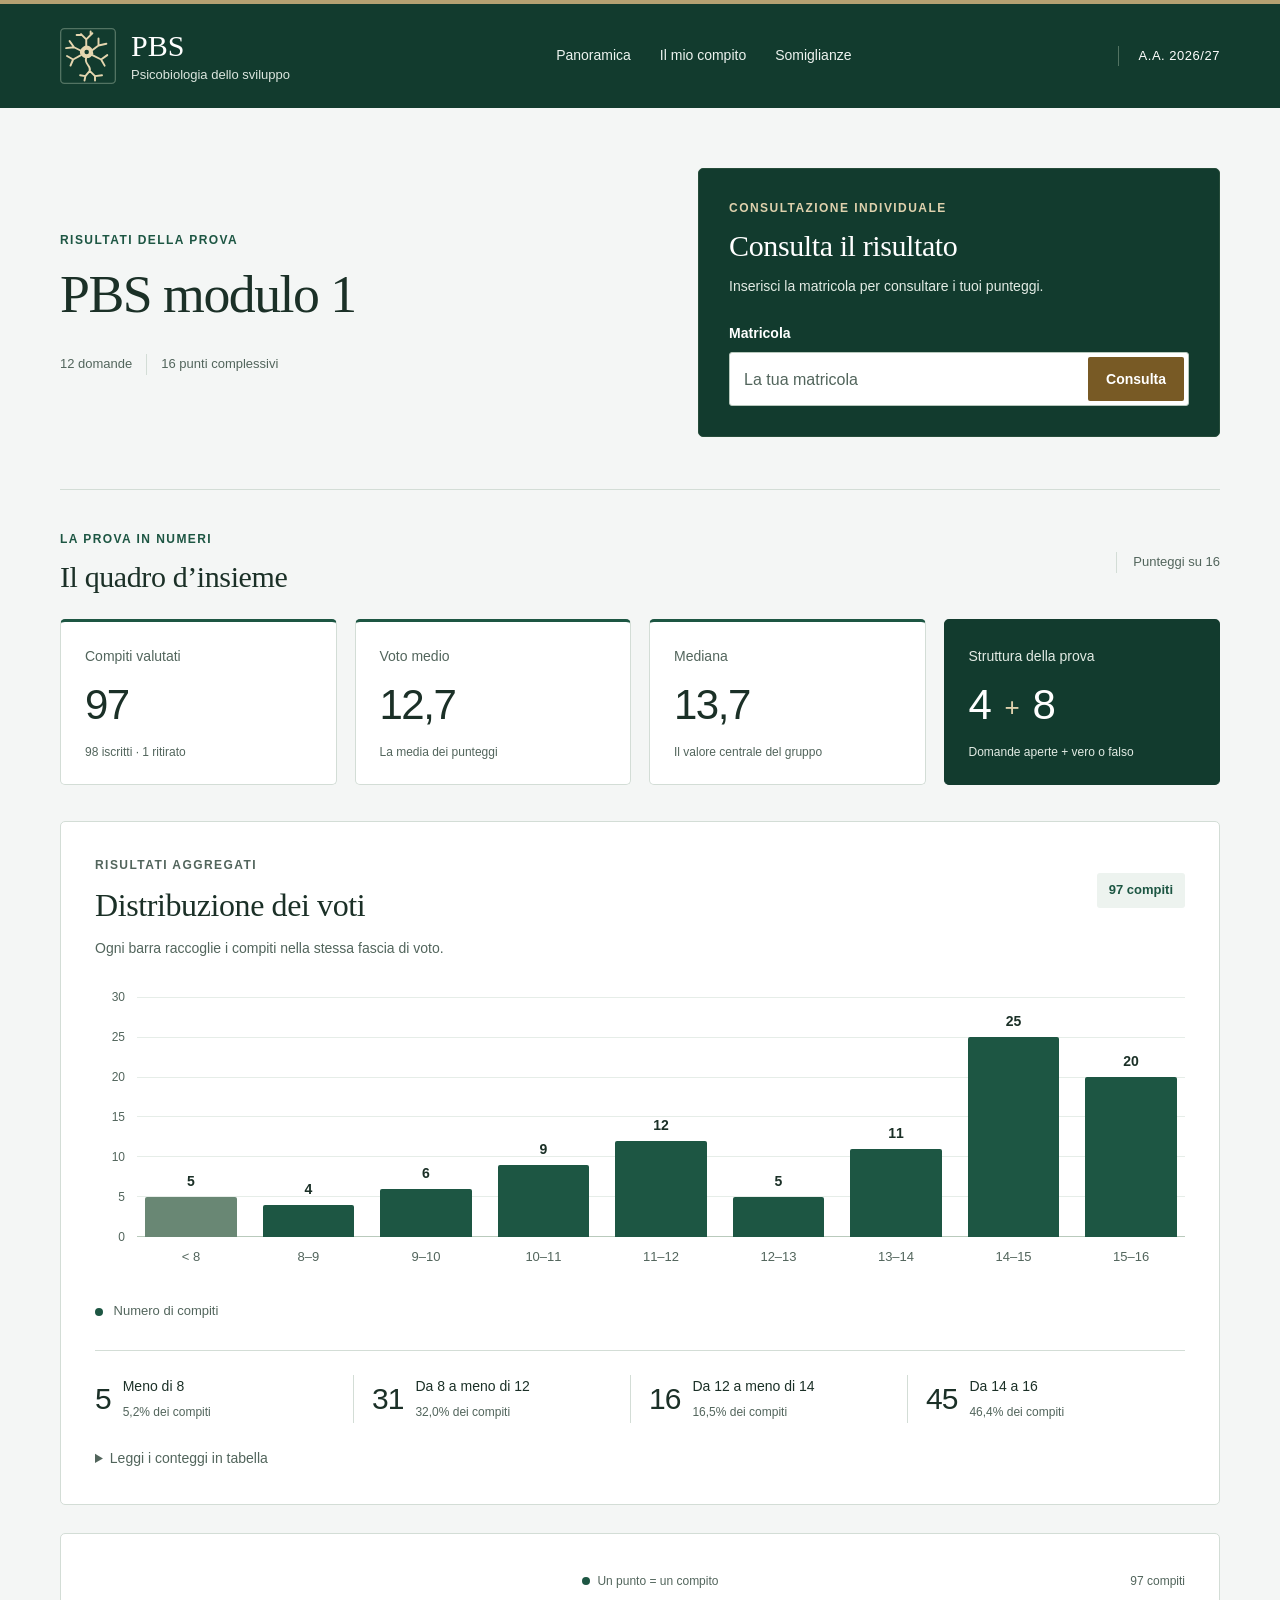
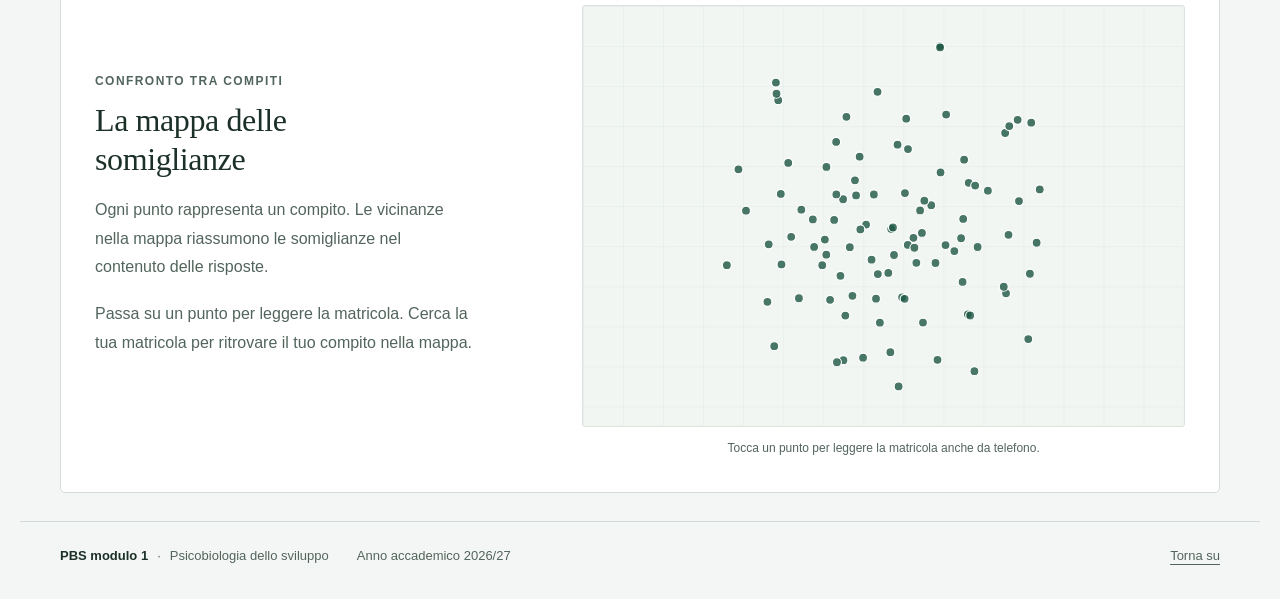
<file: docs/index.html>
<!doctype html>
<html lang="it">
<head>
  <meta charset="utf-8">
  <meta name="viewport" content="width=device-width, initial-scale=1">
  <meta name="description" content="PBS modulo 1: risultati aggregati della prova e consultazione dei punteggi per matricola.">
  <meta name="referrer" content="no-referrer">
  <title>PBS modulo 1</title>
  <link rel="icon" href="icon.svg" type="image/svg+xml">
  <link rel="stylesheet" href="styles.css">
  <script defer src="data.js"></script>
  <script defer src="app.js"></script>
</head>
<body>
  <a href="#contenuto" class="skip-link">Vai al contenuto</a>
  <header class="site-header">
    <a class="brand" href="#" aria-label="PBS modulo 1, inizio pagina"><img class="brand-mark" src="icon.svg" width="56" height="56" alt=""><span>PBS<span class="brand-caption">Psicobiologia dello sviluppo</span></span></a>
    <nav aria-label="Navigazione principale"><a href="#panoramica">Panoramica</a><a href="#consulta">Il mio compito</a><a href="#somiglianze">Somiglianze</a></nav>
    <span class="academic-year">A.A. 2026/27</span>
  </header>
  <main id="contenuto">
    <section class="hero" aria-labelledby="page-title">
      <div class="hero-copy"><span class="eyebrow">Risultati della prova</span><h1 id="page-title">PBS modulo 1</h1><div class="hero-meta"><span>12 domande</span><span>16 punti complessivi</span></div></div>
      <section class="lookup-card" id="consulta" aria-labelledby="lookup-title"><span class="section-tag">CONSULTAZIONE INDIVIDUALE</span><h2 id="lookup-title">Consulta il risultato</h2><p>Inserisci la matricola per consultare i tuoi punteggi.</p><form id="lookup-form" novalidate><label for="matricola">Matricola</label><div class="input-row"><input id="matricola" name="matricola" type="text" required maxlength="32" placeholder="La tua matricola" autocomplete="off" autocapitalize="characters" spellcheck="false" aria-describedby="lookup-error"><button type="submit" aria-label="Mostra il risultato">Consulta</button></div><p id="lookup-error" class="form-error" role="alert"></p></form></section>
    </section>

    <section id="student-result" class="result-panel" hidden aria-labelledby="result-title">
      <div class="section-heading result-heading"><div><span class="eyebrow">Il mio compito</span><h2 id="result-title" tabindex="-1">Il tuo risultato</h2><p id="result-id" class="muted"></p></div><button type="button" id="hide-result" class="text-button">Nascondi risultato <span aria-hidden="true">×</span></button></div>
      <div id="withdrawn-notice" class="withdrawn-notice" hidden>Per questa matricola risulta un ritiro. Non è attribuito un voto.</div>
      <div id="score-detail"><div class="result-overview"><div class="total-score"><span>Voto totale</span><strong id="student-total"></strong><span class="score-denominator">/ 16</span></div><div class="result-subtotals"><div><span>Domande aperte</span><strong id="open-total"></strong><small>/ 8</small></div><div><span>Vero o falso</span><strong id="tf-total"></strong><small>/ 8</small></div></div><p id="student-bin" class="result-context"></p></div><div class="question-sections"><section aria-labelledby="open-heading"><h3 id="open-heading">Domande aperte <span>0–2 punti ciascuna</span></h3><div id="open-scores" class="question-scores"></div></section><section aria-labelledby="tf-heading"><h3 id="tf-heading">Vero o falso con giustificazione <span>0–1 punto ciascuna</span></h3><div id="tf-scores" class="question-scores"></div></section></div><a href="#distribuzione" class="chart-jump">Vedi la tua fascia nella distribuzione</a></div>
    </section>

    <section id="panoramica" aria-labelledby="overview-title">
      <div class="section-heading overview-heading"><div><span class="eyebrow">La prova in numeri</span><h2 id="overview-title">Il quadro d’insieme</h2></div><span class="scale-label">Punteggi su 16</span></div>
      <div class="stats-grid"><article class="stat-card"><span>Compiti valutati</span><strong id="stat-count">—</strong><small id="stat-registered"></small></article><article class="stat-card"><span>Voto medio</span><strong id="stat-mean">—</strong><small>La media dei punteggi</small></article><article class="stat-card"><span>Mediana</span><strong id="stat-median">—</strong><small>Il valore centrale del gruppo</small></article><article class="stat-card stat-accent"><span>Struttura della prova</span><strong>4 <span>+</span> 8</strong><small>Domande aperte + vero o falso</small></article></div>
    </section>

    <section id="distribuzione" class="panel distribution-panel" aria-labelledby="distribution-title"><div class="section-heading"><div><span class="section-tag">RISULTATI AGGREGATI</span><h2 id="distribution-title">Distribuzione dei voti</h2></div><span id="distribution-count" class="count-pill"></span></div><p class="section-intro">Ogni barra raccoglie i compiti nella stessa fascia di voto.</p><div id="selected-bin" class="selected-bin" hidden><span class="legend-dot coral"></span><span id="selected-bin-text"></span><button id="clear-selection" type="button" aria-label="Nascondi la selezione nella distribuzione">×</button></div><div class="histogram" id="histogram" role="group" aria-label="Distribuzione dei voti, numero di compiti per fascia"><div id="chart-y-axis" class="chart-y-axis" aria-hidden="true"></div><div class="plot-area"><div class="chart-grid" aria-hidden="true"></div><div id="histogram-bars" class="histogram-bars"></div></div></div><div class="chart-caption"><span><i class="legend-dot teal"></i> Numero di compiti</span></div><div class="band-summary" id="band-summary"></div><details class="accessible-data"><summary>Leggi i conteggi in tabella</summary><table><caption>Distribuzione dei voti</caption><thead><tr><th scope="col">Fascia</th><th scope="col">Compiti</th><th scope="col">Percentuale</th></tr></thead><tbody id="distribution-table"></tbody></table></details></section>

    <section id="somiglianze" class="panel similarity-panel" aria-labelledby="similarity-title">
      <div class="similarity-copy"><span class="section-tag">CONFRONTO TRA COMPITI</span><h2 id="similarity-title">La mappa delle somiglianze</h2><p>Ogni punto rappresenta un compito. Le vicinanze nella mappa riassumono le somiglianze nel contenuto delle risposte.</p><p>Passa su un punto per leggere la matricola. Cerca la tua matricola per ritrovare il tuo compito nella mappa.</p></div>
      <figure class="similarity-figure"><div class="map-topline"><span class="map-label"><i class="legend-dot teal"></i> Un punto = un compito</span><span id="map-selected-legend" hidden><i class="legend-dot coral"></i> Il tuo compito</span><span id="map-count"></span></div>
        <div class="map-stage"><svg id="similarity-chart" viewBox="0 0 600 420" role="group" aria-labelledby="map-svg-title map-svg-desc"><title id="map-svg-title">Somiglianza delle risposte tra i compiti</title><desc id="map-svg-desc">Ogni punto è un compito. Le vicinanze riassumono le somiglianze nel contenuto delle risposte. Passa su un punto o selezionalo per leggere la matricola.</desc><defs><pattern id="map-grid" width="40" height="40" patternUnits="userSpaceOnUse"><path d="M 40 0 L 0 0 0 40" fill="none" stroke="currentColor" stroke-width="0.6" opacity="0.12"/></pattern></defs><rect width="600" height="420" fill="url(#map-grid)"/><g id="map-points"></g></svg><div id="map-tooltip" class="map-tooltip" role="tooltip" hidden></div></div>
        <figcaption>Tocca un punto per leggere la matricola anche da telefono.</figcaption>
      </figure>
    </section>

    <noscript><p class="no-script">Per consultare i risultati e visualizzare i grafici è necessario attivare JavaScript.</p></noscript>
  </main>
  <footer class="site-footer"><span><strong>PBS modulo 1</strong><span class="footer-dot">·</span>Psicobiologia dello sviluppo</span><p>Anno accademico 2026/27</p><a href="#page-title">Torna su</a></footer>
  <div id="lookup-announcement" class="sr-only" role="status" aria-live="polite"></div>
</body>
</html>
</file>
<file: docs/styles.css>
@charset "UTF-8";
:root{--paper:#f4f6f5;--white:#fff;--ink:#1b3027;--muted:#52655c;--green:#1d5643;--deep:#123b2e;--line:#d3ddd6;--surface:#edf3ef;--accent:#785a25;--accent-surface:#f5f0e5;--sans:"Segoe UI","Helvetica Neue",Arial,sans-serif;--serif:Georgia,"Times New Roman",serif;--radius:5px}
*{box-sizing:border-box}
html{scroll-behavior:smooth;scroll-padding-top:26px}
body{margin:0;background:var(--paper);color:var(--ink);font-family:var(--sans);font-size:1rem;line-height:1.6;-webkit-font-smoothing:antialiased}
button,input{font:inherit}
button,a,input,summary{-webkit-tap-highlight-color:transparent}
button,a,summary{touch-action:manipulation}
a{color:inherit;text-decoration:none}
button{cursor:pointer;border:0}
button:disabled{cursor:default}
button:focus-visible,a:focus-visible,summary:focus-visible,input:focus-visible,[tabindex]:focus-visible{outline:3px solid var(--accent);outline-offset:4px}
h1,h2,h3,p{margin:0}
h1,h2{font-family:var(--serif);font-weight:400}
h2{font-size:2rem;line-height:1.25;letter-spacing:-.4px}
h3{font-size:1rem;line-height:1.5;font-weight:600}
p{color:var(--muted)}
[hidden]{display:none!important}
.sr-only{position:absolute;width:1px;height:1px;padding:0;margin:-1px;overflow:hidden;clip:rect(0,0,0,0);white-space:nowrap;border:0}
.skip-link{position:absolute;top:-80px;left:20px;z-index:100;background:var(--white);color:var(--deep);padding:12px 18px;border-radius:3px}
.skip-link:focus{top:10px}
.site-header{background:var(--deep);color:var(--white);border-top:4px solid #b5a172;padding:24px max(40px,calc((100vw - 1160px)/2));display:flex;align-items:center;justify-content:space-between;gap:32px}
.brand{display:flex;align-items:center;gap:15px;font-family:var(--serif);font-size:30px;line-height:1.1}
.brand-caption{display:block;font-family:var(--sans);font-size:13px;color:#dce6df;margin-top:6px}
.brand-mark{display:block;width:56px;height:56px;flex:none}
.site-header nav{display:flex;gap:29px;font-size:14px}
.site-header nav a{color:#edf3ef;border-bottom:1px solid transparent;padding:7px 0;transition:border-color .15s}
.site-header nav a:hover{border-color:#d6c59e}
.site-header a:focus-visible{outline-color:#e5d6af}
.academic-year{font-size:13px;letter-spacing:.04em;border-left:1px solid #527362;padding-left:20px;white-space:nowrap}
main{max-width:1240px;margin:auto;padding:0 40px}
.hero{display:grid;grid-template-columns:1.1fr 1fr;align-items:center;gap:64px;padding:60px 0 52px;margin-bottom:40px;border-bottom:1px solid var(--line)}
.eyebrow,.section-tag{display:block;font-size:12px;font-weight:600;letter-spacing:.12em;text-transform:uppercase}
.eyebrow{color:var(--green);margin-bottom:14px}
.hero h1{font-size:clamp(2.5rem,4.2vw,3.625rem);line-height:1.15;letter-spacing:-1.5px;white-space:nowrap}
.hero-copy>p{font-size:18px;line-height:1.7;margin-top:22px}
.hero-meta{display:flex;flex-wrap:wrap;gap:8px 14px;color:var(--muted);font-size:13px;margin-top:28px}
.hero-meta span+span{border-left:1px solid var(--line);padding-left:14px}
.lookup-card{background:var(--deep);color:var(--white);padding:30px;border-radius:var(--radius);border:1px solid #264c3a}
.lookup-card .section-tag{color:#dfd1ad;margin-bottom:9px}
.lookup-card h2{font-size:30px;color:var(--white)}
.lookup-card>p{font-size:14px;color:#e2ebe4;margin-top:10px}
.lookup-card form{margin-top:25px}
.lookup-card label{font-size:14px;font-weight:600;display:block;margin-bottom:8px}
.input-row{display:flex;padding:4px;background:var(--white);border:1px solid #b8c8bd;border-radius:3px;gap:4px}
.input-row:focus-within{outline:3px solid #d6c59e;outline-offset:3px}
.input-row input{width:100%;min-width:0;background:transparent;border:0;padding:9px 10px;font-size:16px;color:var(--ink)}
.input-row input::placeholder{color:var(--muted)}
.input-row input:focus-visible{outline:none}
.input-row button{background:var(--accent);color:var(--white);padding:10px 18px;min-height:44px;border-radius:2px;font-size:14px;font-weight:600;white-space:nowrap;transition:background .15s}
.input-row button:hover{background:#624819}
.form-error{font-size:14px;color:#ffe0c6;margin-top:10px}
.form-error:empty{display:none}
.section-heading{display:flex;align-items:center;justify-content:space-between;gap:20px}
.overview-heading{margin-bottom:24px}
.overview-heading .eyebrow{margin-bottom:8px}
.overview-heading h2{font-size:30px}
.scale-label{font-size:13px;color:var(--muted);border-left:1px solid var(--line);padding-left:16px;white-space:nowrap}
.stats-grid{display:grid;grid-template-columns:repeat(4,minmax(0,1fr));gap:18px;margin-bottom:36px}
.stat-card{background:var(--white);border:1px solid var(--line);border-top:3px solid var(--green);padding:23px 24px 20px;border-radius:var(--radius)}
.stat-card>span{display:block;font-size:14px;color:var(--muted);font-weight:500}
.stat-card>strong{display:block;font-size:42px;font-weight:500;line-height:1.3;letter-spacing:-1.5px;font-variant-numeric:tabular-nums;margin:10px 0 6px}
.stat-card>small{font-size:12px;color:var(--muted);line-height:1.5}
.stat-accent{background:var(--deep);border-color:var(--deep);color:var(--white)}
.stat-accent>span,.stat-accent>small{color:#e2ebe4}
.stat-accent strong span{font-size:26px;font-weight:400;vertical-align:3px;margin:0 4px;color:#dfd1ad}
.panel{background:var(--white);border:1px solid var(--line);border-radius:var(--radius);padding:34px;margin-bottom:28px}
.panel .section-tag{color:var(--muted);margin-bottom:10px}
.count-pill{font-size:13px;background:var(--surface);color:var(--green);padding:7px 12px;border-radius:3px;white-space:nowrap;font-weight:600}
.section-intro{font-size:14px;margin-top:12px}
.histogram{--plot-height:240px;--label-height:48px;display:grid;grid-template-columns:30px minmax(0,1fr);column-gap:12px;height:calc(var(--plot-height) + var(--label-height));margin-top:38px}
.chart-y-axis{position:relative;height:var(--plot-height);font-size:12px;color:var(--muted);font-variant-numeric:tabular-nums}
.chart-y-axis span{position:absolute;right:0;transform:translateY(50%)}
.plot-area{position:relative;min-width:0}
.chart-grid{height:var(--plot-height);position:absolute;inset:0 0 auto;border-bottom:1px solid #b9cabc;background:repeating-linear-gradient(to top,transparent,transparent calc(100% / 6 - 1px),#e6ede8 calc(100% / 6 - 1px),#e6ede8 calc(100% / 6))}
.histogram-bars{display:grid;grid-template-columns:repeat(9,minmax(0,1fr));gap:clamp(6px,2vw,26px);position:relative;height:calc(var(--plot-height) + var(--label-height));padding:0 8px}
.bin-column{min-width:0;position:relative;height:100%;display:flex;flex-direction:column;justify-content:flex-end;padding-bottom:var(--label-height)}
.bar{position:relative;background:var(--green);height:var(--bar-height);border-radius:2px 2px 0 0;transition:background .2s;min-height:2px}
.bin-column:first-child .bar{background:#698774}
.bar-count{position:absolute;top:-27px;left:50%;transform:translateX(-50%);font-size:14px;font-variant-numeric:tabular-nums;font-weight:600;color:var(--ink)}
.bar-label{position:absolute;top:calc(var(--plot-height) + 12px);left:50%;transform:translateX(-50%);font-size:13px;line-height:1.25;text-align:center;color:var(--muted);white-space:nowrap}
.bin-column.selected .bar{background:var(--accent)}
.bin-column.selected .bar-count,.bin-column.selected .bar-label{color:var(--accent);font-weight:700}
.bin-column.selected .bar:after{content:"";display:block;width:5px;height:5px;position:absolute;bottom:-40px;left:calc(50% - 2.5px);background:var(--accent);border-radius:50%}
.chart-caption{display:flex;align-items:flex-start;gap:24px;justify-content:space-between;margin-top:16px;font-size:13px;color:var(--muted)}
.legend-dot{display:inline-block;width:8px;height:8px;border-radius:50%;flex:none;vertical-align:middle;margin-right:7px}
.teal{background:var(--green)}
.coral{background:var(--accent)}
.band-summary{display:grid;grid-template-columns:repeat(4,minmax(0,1fr));margin-top:28px;padding-top:24px;border-top:1px solid var(--line);gap:18px}
.band-summary>div{display:grid;grid-template-columns:auto 1fr;gap:3px 12px;align-items:center;border-right:1px solid var(--line);padding-right:12px}
.band-summary>div:last-child{border-right:0}
.band-summary strong{grid-row:span 2;font-size:30px;font-weight:500;letter-spacing:-1px;font-variant-numeric:tabular-nums}
.band-summary span{font-size:14px;font-weight:500;line-height:1.4}
.band-summary small{font-size:12px;color:var(--muted);line-height:1.5}
.selected-bin{display:flex;align-items:center;gap:5px;border-radius:3px;background:var(--accent-surface);color:var(--accent);padding:12px 14px;margin-top:20px;font-size:14px}
.selected-bin button{margin-left:auto;background:transparent;color:var(--accent);font-size:24px;line-height:1;padding:0 5px;min-width:32px;min-height:32px;flex:none}
.accessible-data{font-size:14px;margin-top:24px;color:var(--muted)}
summary{cursor:pointer;list-style-position:inside}
summary:hover{color:var(--deep)}
table{border-collapse:collapse;width:100%;text-align:left;margin-top:16px}
caption{text-align:left;font-weight:600;margin-bottom:10px}
th,td{padding:10px 12px;border-bottom:1px solid var(--line)}
th{font-weight:600}
.similarity-panel{display:grid;grid-template-columns:.85fr 1.15fr;gap:42px;align-items:center;padding-top:38px;padding-bottom:34px}
.similarity-copy h2{max-width:330px;line-height:1.2}
.similarity-copy>p{font-size:16px;line-height:1.8;margin-top:18px;max-width:380px}
.similarity-figure{margin:0;min-width:0}
.map-topline{display:flex;align-items:center;justify-content:space-between;flex-wrap:wrap;gap:6px 12px;font-size:12px;color:var(--muted);margin-bottom:14px}
.map-label{display:flex;align-items:center}
#map-selected-legend{color:var(--accent)}
.map-stage{position:relative}
.similarity-figure svg{display:block;width:100%;height:auto;color:var(--green);background:#f2f6f3;border:1px solid #dbe5de;border-radius:3px}
.map-point{cursor:pointer}
.map-point .map-hit,.map-point .map-hit:hover{r:12;fill:transparent;stroke:none}
.map-point .map-dot{r:4.5;fill:var(--green);fill-opacity:.8;stroke:#fff;stroke-width:1.2;pointer-events:none;transition:fill-opacity .15s,r .15s}
.map-point:hover .map-dot,.map-point:focus .map-dot{r:6;fill-opacity:1}
.map-point.selected .map-dot{r:7;fill:var(--accent);fill-opacity:1;stroke:#fff;stroke-width:2.5}
.map-point:focus-visible{outline:none}
.map-point:focus-visible .map-dot{stroke:var(--ink);stroke-width:2.5}
.map-tooltip{position:absolute;z-index:2;background:var(--deep);color:var(--white);border:1px solid #527362;border-radius:3px;padding:7px 10px;font-size:13px;line-height:1.5;white-space:nowrap;pointer-events:none;box-shadow:0 3px 10px #123b2e20}
.similarity-figure figcaption{color:var(--muted);font-size:12px;line-height:1.6;margin-top:12px;text-align:center}
.site-footer{max-width:1240px;margin:0 auto;padding:24px 40px 32px;border-top:1px solid var(--line);display:flex;align-items:flex-start;gap:28px;font-size:13px;color:var(--muted)}
.site-footer>span{white-space:nowrap}
.site-footer strong{font-weight:600;color:var(--ink)}
.footer-dot{margin:0 9px}
.site-footer p{font-size:13px}
.site-footer>a{margin-left:auto;white-space:nowrap;text-decoration:underline;text-underline-offset:4px}
.result-panel{background:var(--white);border:1px solid var(--line);border-left:4px solid var(--green);border-radius:var(--radius);padding:32px;margin-bottom:40px;scroll-margin-top:20px}
.result-heading{align-items:flex-start;margin-bottom:26px}
.result-heading .eyebrow{margin-bottom:8px}
.result-heading h2{font-size:32px}
.muted{color:var(--muted)}
#result-id{font-size:14px;margin-top:9px;font-variant-numeric:tabular-nums}
.text-button{background:transparent;color:var(--muted);padding:7px 0;font-size:14px;min-height:40px}
.text-button span{font-size:22px;vertical-align:-1px;margin-left:10px}
.result-overview{display:grid;grid-template-columns:auto auto 1fr;gap:38px;align-items:center;border-bottom:1px solid var(--line);padding-bottom:26px;margin-bottom:26px}
.total-score>span:first-child{display:block;font-size:14px;color:var(--muted)}
.total-score strong{font-size:52px;font-weight:500;letter-spacing:-2px;line-height:1.3;font-variant-numeric:tabular-nums}
.score-denominator{font-size:18px;color:var(--muted);margin-left:10px}
.result-subtotals{display:flex;gap:28px;border-left:1px solid var(--line);padding-left:30px}
.result-subtotals>div>span{display:block;font-size:14px;color:var(--muted)}
.result-subtotals strong{font-size:30px;font-weight:500;letter-spacing:-1px}
.result-subtotals small{font-size:14px;margin-left:5px;color:var(--muted)}
.result-context{font-size:14px;max-width:260px;margin-left:auto;background:var(--surface);border-radius:3px;padding:15px 18px}
.question-sections{display:grid;grid-template-columns:minmax(0,1fr) minmax(0,1fr);gap:36px}
.question-sections h3{font-family:var(--sans);font-size:16px;display:flex;flex-wrap:wrap;align-items:center;justify-content:space-between;gap:8px;margin-bottom:12px;padding-bottom:12px;border-bottom:2px solid var(--green)}
.question-sections h3 span{font-size:12px;font-weight:400;color:var(--muted)}
.question-row{display:grid;grid-template-columns:32px minmax(0,1fr) 68px;gap:10px;align-items:center;padding:13px 0;border-bottom:1px solid var(--line);font-size:14px}
.question-id{color:var(--green);font-weight:600}
.question-topic{min-width:0;color:var(--muted)}
.question-grade{text-align:right;font-weight:600;font-variant-numeric:tabular-nums;white-space:nowrap}
.question-grade small{color:var(--muted);font-size:12px;font-weight:400}
.grade-track{grid-column:2/4;height:3px;background:var(--surface);border-radius:1px;overflow:hidden;margin-top:-5px}
.grade-fill{display:block;height:100%;background:#698774}
.chart-jump{display:inline-block;margin-top:24px;font-size:14px;color:var(--green);text-decoration:underline;text-underline-offset:4px}
.withdrawn-notice{padding:18px 20px;background:var(--surface);border-radius:3px;color:var(--muted);font-size:16px}
.no-script{border:1px solid var(--accent);padding:20px;border-radius:3px;color:var(--accent);margin:20px 0}
@media (min-width:1440px){
  .hero{padding-top:68px;padding-bottom:60px}
}
@media (max-width:1050px){
  .site-header{padding:22px 28px;gap:24px}
  .site-header nav{gap:22px}
  .academic-year{display:none}
  main{padding:0 28px}
  .hero{grid-template-columns:1fr 1fr;gap:30px}
  .hero h1{font-size:46px}
  .lookup-card{padding:26px}
  .stat-card{padding:20px 18px}
  .band-summary>div{grid-template-columns:1fr}
  .band-summary strong{grid-row:auto}
  .result-overview{gap:26px;grid-template-columns:auto 1fr}
  .result-context{grid-column:1/-1;max-width:none;margin-left:0}
  .result-subtotals{justify-content:flex-end}
  .site-footer{padding-left:28px;padding-right:28px}
}
@media (max-width:760px){
  .site-header{display:grid;grid-template-columns:1fr;gap:16px;padding:20px 24px 12px}
  .brand{font-size:28px;gap:13px;justify-self:start}
  .brand-mark{width:50px;height:50px}
  .site-header nav{justify-content:space-between;gap:18px;border-top:1px solid #365846;padding-top:10px}
  main{padding:0 24px}
  .hero{grid-template-columns:1fr;gap:30px;padding:34px 0;margin-bottom:30px}
  .hero h1{font-size:clamp(38px,8vw,48px)}
  .hero-copy>p{font-size:17px;margin-top:18px}
  .hero-meta{margin-top:22px}
  .lookup-card{padding:24px}
  .lookup-card h2{font-size:28px}
  .stats-grid{grid-template-columns:repeat(2,minmax(0,1fr));gap:12px;margin-bottom:28px}
  .stat-card{padding:20px}
  .stat-card>strong{font-size:38px}
  .overview-heading h2{font-size:28px}
  .panel{padding:26px 22px;margin-bottom:22px}
  .panel h2{font-size:28px}
  .section-heading{gap:12px}
  .distribution-panel>.section-heading{align-items:flex-start}
  .histogram{--plot-height:220px;grid-template-columns:22px minmax(0,1fr);column-gap:9px}
  .histogram-bars{gap:10px}
  .band-summary{grid-template-columns:repeat(2,minmax(0,1fr));gap:20px}
  .band-summary>div{grid-template-columns:auto 1fr}
  .band-summary strong{grid-row:span 2}
  .band-summary>div:nth-child(2){border-right:0}
  .similarity-panel{grid-template-columns:1fr;gap:28px}
  .similarity-copy h2{max-width:none}
  .similarity-copy>p{max-width:none}
  .result-panel{padding:24px}
  .result-heading h2{font-size:28px}
  .result-overview{grid-template-columns:1fr;gap:20px}
  .result-subtotals{border-left:0;padding-left:0;justify-content:flex-start}
  .question-sections{grid-template-columns:1fr;gap:30px}
  .selected-bin{align-items:flex-start}
  .site-footer{padding:24px;flex-wrap:wrap;gap:14px 20px}
  .site-footer>span{white-space:normal;flex-basis:100%}
}
@media (max-width:480px){
  main{padding:0 16px}
  .site-header{padding-left:16px;padding-right:16px}
  .site-header nav{gap:12px}
  .brand-caption{font-size:12px}
  .lookup-card{padding:22px 18px}
  .input-row input{padding:9px 8px}
  .input-row button{padding:10px 12px}
  .stat-card{padding:18px 15px}
  .panel{padding:24px 16px}
  .panel h2{font-size:26px}
  .histogram{grid-template-columns:18px minmax(0,1fr);column-gap:8px}
  .histogram-bars{gap:6px;padding:0 2px}
  .bar-label{font-size:12px}
  .bar-label span{display:block}
  .bin-column.selected .bar:after{bottom:-46px}
  .band-summary>div{grid-template-columns:1fr}
  .band-summary strong{grid-row:auto}
  .result-panel{padding:22px 18px}
  .question-row{grid-template-columns:28px minmax(0,1fr) 62px;gap:8px}
  .map-tooltip{font-size:12px}
}
@media (prefers-reduced-motion:reduce){
  html{scroll-behavior:auto}
  *,*:before,*:after{transition:none!important;animation:none!important}
}
@media print{
  body{background:white}
  .site-header{background:white;color:var(--ink);border-top-color:var(--green)}
  .brand-caption{color:var(--muted)}
  .lookup-card,.site-header nav,.text-button,.chart-jump,.site-footer>a,.skip-link,.map-tooltip{display:none}
  main{padding:0}
  .hero{grid-template-columns:1fr;padding:24px 0}
  .panel,.stat-card,.result-panel{break-inside:avoid}
  .site-footer{padding:20px 0}
}
</file>
